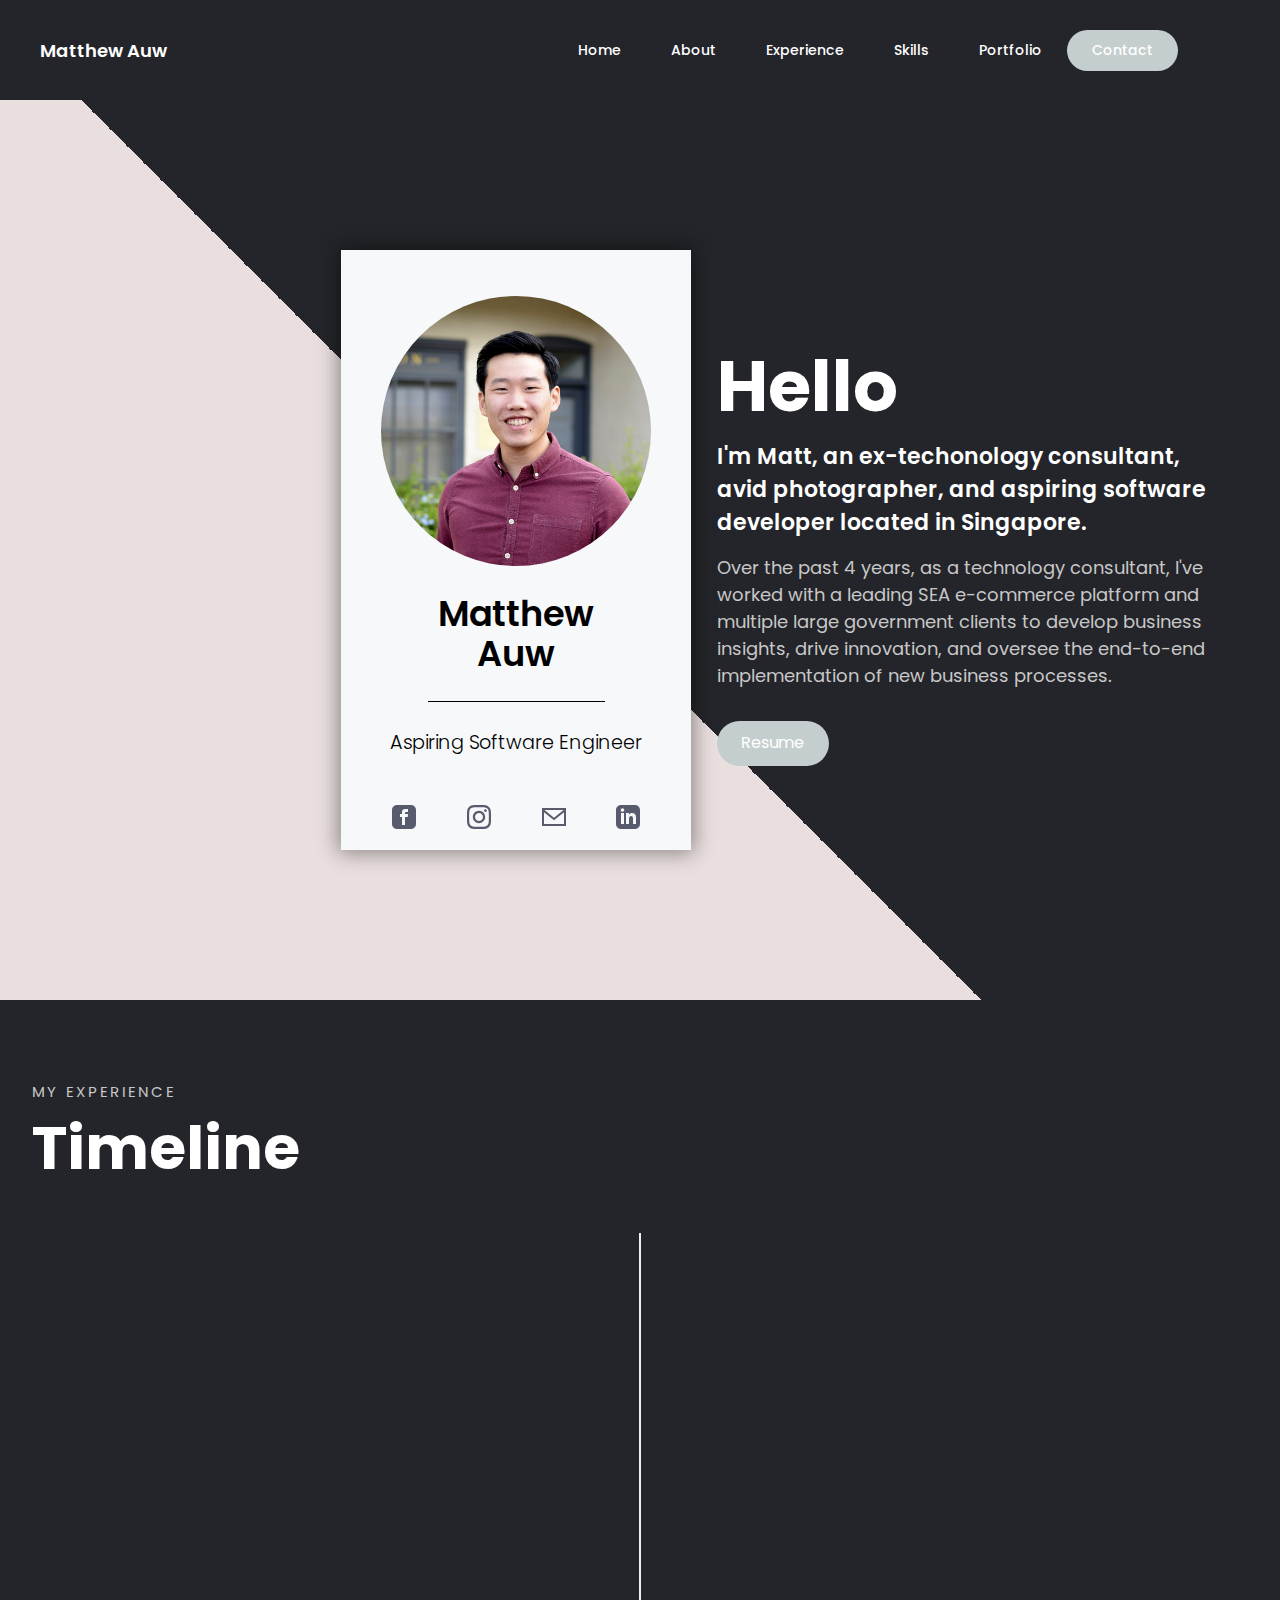
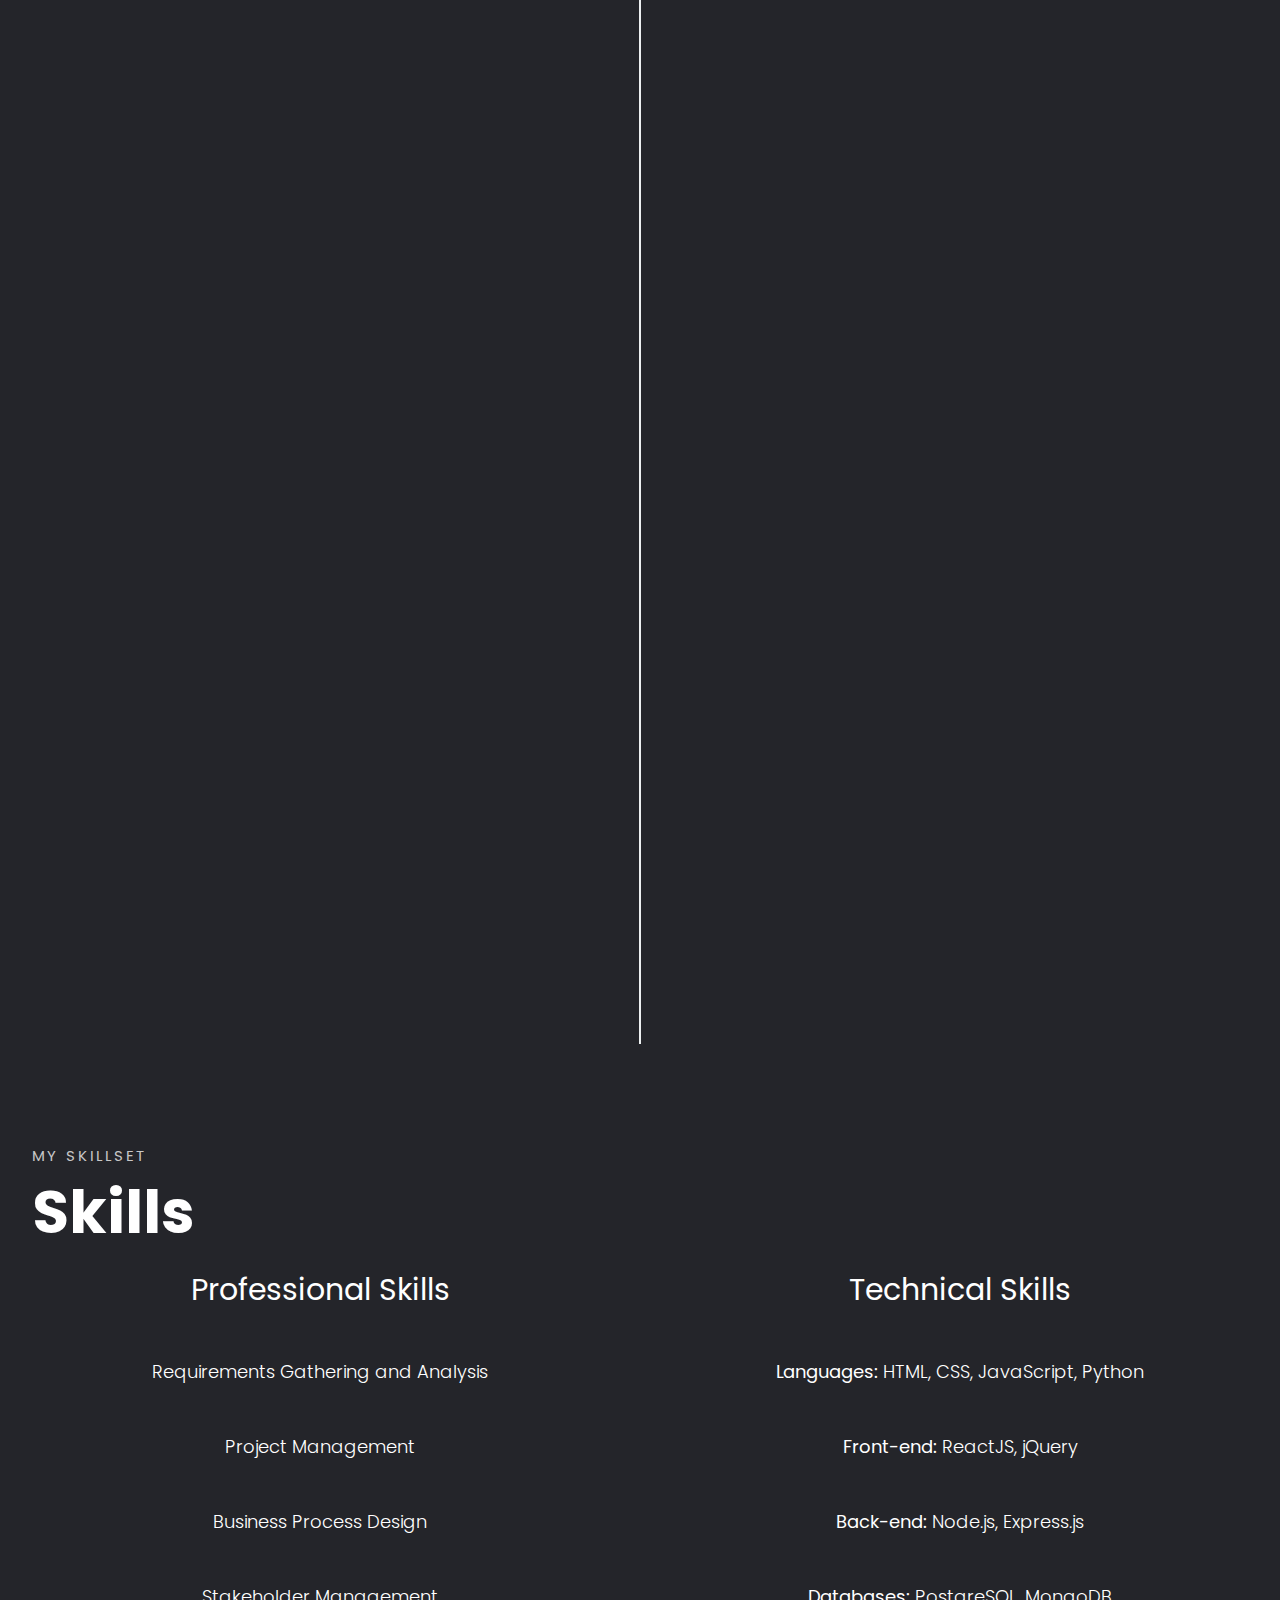
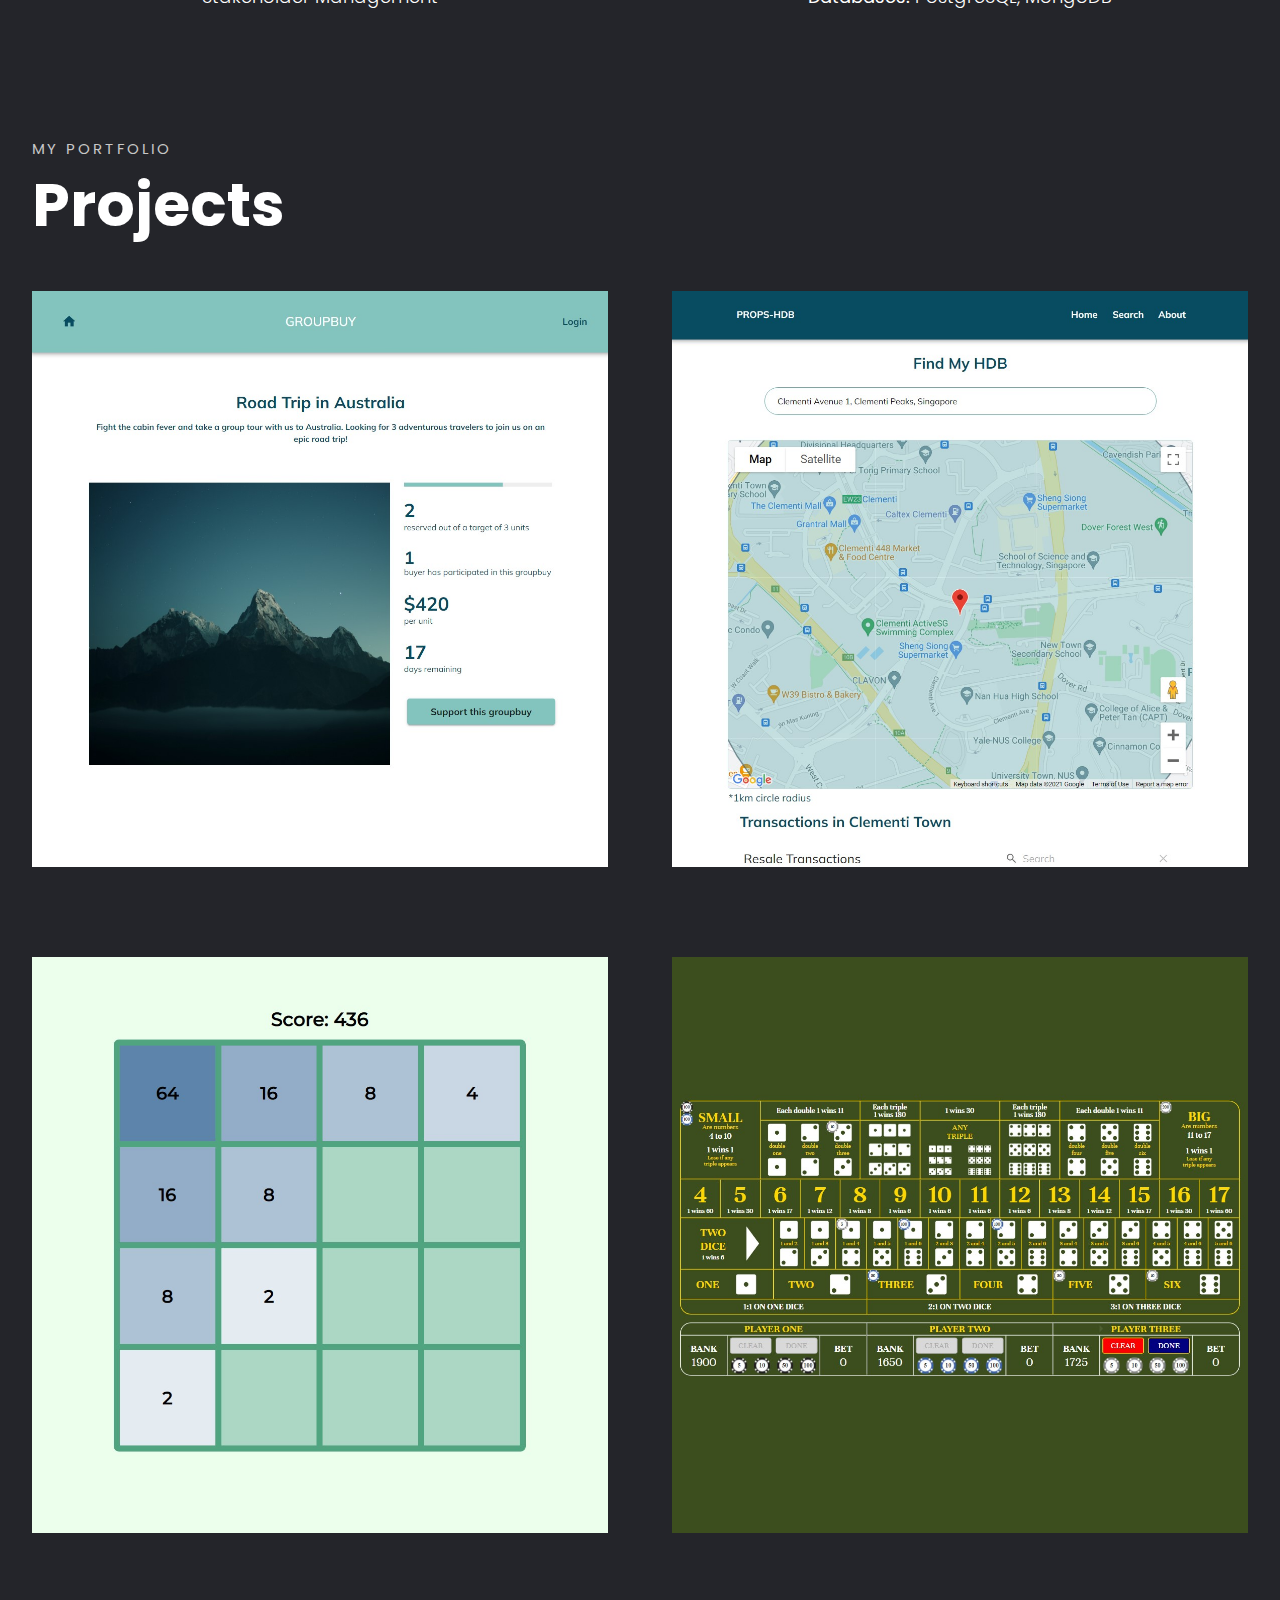
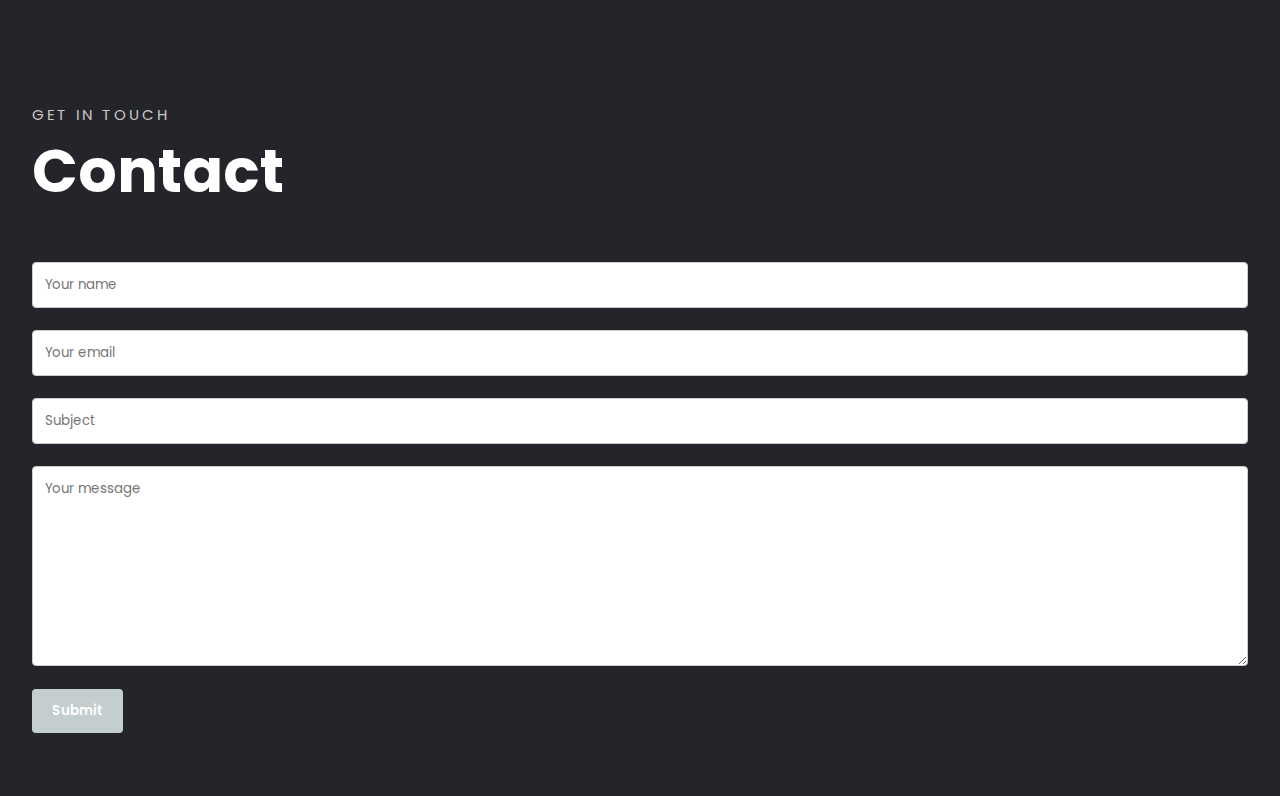
<file: index.html>
<!DOCTYPE html>
<html lang='en'>
    
<head>
    <style>@import url('https://fonts.googleapis.com/css2?family=Poppins:wght@100;200;400;500;600;900&display=swap');</style>
    <style>@import url('https://fonts.googleapis.com/css2?family=JetBrains+Mono:wght@300&display=swap');</style>
    <link href='https://css.gg/dark-mode.css' rel='stylesheet'>
    <link href='https://css.gg/facebook.css' rel='stylesheet'>
    <link href='https://css.gg/instagram.css' rel='stylesheet'>
    <link href='https://css.gg/mail.css' rel='stylesheet'>
    <link rel="stylesheet" href="styles.css">
    <meta name="viewport" content="width=device-width">
    <meta name="viewport" content="width=device-width, initial-scale=1, minimum-scale=1" />
    <title>Matthew Auw</title>
</head>

<body>
    <div class="topnavmain">
        <div class="topnavname"><a href="" style="text-decoration:none">Matthew Auw</a></div>
        <div class="topnavmenu">
            <a class="navbar" onclick="scrollToTop()" style="text-decoration:none">Home</a>
            <a class="navbar" onclick="scrollToTop()" style="text-decoration:none">About</a>
            <a class="navbar" onclick="scrollToTimeline()" style="text-decoration:none">Experience</a>
            <a class="navbar" onclick="scrollToSkills()" style="text-decoration:none">Skills</a>
            <a class="navbar" onclick="scrollToPortfolio()" style="text-decoration:none">Portfolio</a>
            <a class="navbar" id="contactme" onclick="scrollToContact()" style="text-decoration:none">Contact</a>
            <button onclick="toggleDark()" id="btn-toggle"><a class="navbar"><i class="gg-dark-mode"></i></a></button>
        </div>
        <div class="hamburger">
            <input type="checkbox" id="active" onclick="lockScroll()">
            <div class="menubutton">
                <span></span>
                <span></span>
                <span></span>
            </div>
            <button onclick="toggleDark()" id="btn-toggle"><a class="bar"><i class="gg-dark-mode"></i></a></button>
            <div class="menu">
                <a class="bar" onclick="toggleMenu(), lockScroll(), scrollToTop()" style="text-decoration:none">Home</a>
                <a class="bar" onclick="toggleMenu(), lockScroll(), scrollToTop()" style="text-decoration:none">About</a>
                <a class="bar" onclick="toggleMenu(), lockScroll(), scrollToTimeline()" style="text-decoration:none">Experience</a>
                <a class="bar" onclick="toggleMenu(), lockScroll(), scrollToSkills()" style="text-decoration:none">Skills</a>
                <a class="bar" onclick="toggleMenu(), lockScroll(), scrollToPortfolio()" style="text-decoration:none">Portfolio</a>
                <a class="bar" onclick="toggleMenu(), lockScroll(), scrollToContact()" id="contactme" style="text-decoration:none">Contact</a>
                <a class="bar" id="hamburger-spacer"></a>
            </div>
        </div>
    </div>

    <div class="aboutmain fade-in" id="home">
        <div class="aboutmainwrapper" id="about">
            <div class="aboutme">
                <span class="aboutheader">Hello</span>
                <span class="aboutsubheader">I'm Matt, an ex-techonology consultant, avid photographer, and aspiring software developer located in Singapore.</span>
                <span class="aboutwriteup">Over the past 4 years, as a technology consultant, I've worked with a leading SEA e-commerce platform and multiple large government clients to develop business insights, drive innovation, and oversee the end-to-end implementation of new business processes.</span>
                <a href="images/Auw Matthew - Resume.pdf" download class="resume" style="text-decoration: none">Resume</a>
            </div>        
            <div class="profilephotowrapper">
                <div class="profilephoto">
                    <div class="photo"><img src="images/Photo.jpeg" id="profimg" style='object-fit:contain'>
                        <span class="aboutname">Matthew<br> Auw</span>
                        <hr size="1" width="50%" color="black">
                        <span class="aboutposition">Aspiring Software Engineer</span>
                    </div>
                    <div class="socialmedialinks">
                        <a href="https://www.facebook.com/matthew.auw.1" target="_blank"><svg xmlns="http://www.w3.org/2000/svg" style="fill: #585b6d" width="24" height="24" viewBox="0 0 24 24"><path d="M19 0h-14c-2.761 0-5 2.239-5 5v14c0 2.761 2.239 5 5 5h14c2.762 0 5-2.239 5-5v-14c0-2.761-2.238-5-5-5zm-3 7h-1.924c-.615 0-1.076.252-1.076.889v1.111h3l-.238 3h-2.762v8h-3v-8h-2v-3h2v-1.923c0-2.022 1.064-3.077 3.461-3.077h2.539v3z"/></svg></a>
                        <a href="https://www.instagram.com/matthewauw/" target="_blank"><svg xmlns="http://www.w3.org/2000/svg" style="fill: #585b6d" width="24" height="24" viewBox="0 0 24 24"><path d="M12 2.163c3.204 0 3.584.012 4.85.07 3.252.148 4.771 1.691 4.919 4.919.058 1.265.069 1.645.069 4.849 0 3.205-.012 3.584-.069 4.849-.149 3.225-1.664 4.771-4.919 4.919-1.266.058-1.644.07-4.85.07-3.204 0-3.584-.012-4.849-.07-3.26-.149-4.771-1.699-4.919-4.92-.058-1.265-.07-1.644-.07-4.849 0-3.204.013-3.583.07-4.849.149-3.227 1.664-4.771 4.919-4.919 1.266-.057 1.645-.069 4.849-.069zm0-2.163c-3.259 0-3.667.014-4.947.072-4.358.2-6.78 2.618-6.98 6.98-.059 1.281-.073 1.689-.073 4.948 0 3.259.014 3.668.072 4.948.2 4.358 2.618 6.78 6.98 6.98 1.281.058 1.689.072 4.948.072 3.259 0 3.668-.014 4.948-.072 4.354-.2 6.782-2.618 6.979-6.98.059-1.28.073-1.689.073-4.948 0-3.259-.014-3.667-.072-4.947-.196-4.354-2.617-6.78-6.979-6.98-1.281-.059-1.69-.073-4.949-.073zm0 5.838c-3.403 0-6.162 2.759-6.162 6.162s2.759 6.163 6.162 6.163 6.162-2.759 6.162-6.163c0-3.403-2.759-6.162-6.162-6.162zm0 10.162c-2.209 0-4-1.79-4-4 0-2.209 1.791-4 4-4s4 1.791 4 4c0 2.21-1.791 4-4 4zm6.406-11.845c-.796 0-1.441.645-1.441 1.44s.645 1.44 1.441 1.44c.795 0 1.439-.645 1.439-1.44s-.644-1.44-1.439-1.44z"/></svg></a>
                        <a href="mailto:matthew.auw@gmail.com" rel="noopener"><svg xmlns="http://www.w3.org/2000/svg" style="fill: #585b6d" width="24" height="24" viewBox="0 0 24 24"><path d="M0 3v18h24v-18h-24zm21.518 2l-9.518 7.713-9.518-7.713h19.036zm-19.518 14v-11.817l10 8.104 10-8.104v11.817h-20z"/></svg></a>
                        <a href="https://www.linkedin.com/in/matthewauwjh/" target="_blank"><svg xmlns="http://www.w3.org/2000/svg" style="fill: #585b6d" width="24" height="24" viewBox="0 0 24 24"><path d="M19 0h-14c-2.761 0-5 2.239-5 5v14c0 2.761 2.239 5 5 5h14c2.762 0 5-2.239 5-5v-14c0-2.761-2.238-5-5-5zm-11 19h-3v-11h3v11zm-1.5-12.268c-.966 0-1.75-.79-1.75-1.764s.784-1.764 1.75-1.764 1.75.79 1.75 1.764-.783 1.764-1.75 1.764zm13.5 12.268h-3v-5.604c0-3.368-4-3.113-4 0v5.604h-3v-11h3v1.765c1.396-2.586 7-2.777 7 2.476v6.759z"/></svg></a>
                    </div>
                </div>
            </div>
        </div>
    </div>


    <div class="timelinewrapper">
        <div class="section-subheader-wrapper">
            <span class="section-subheader">MY EXPERIENCE</span>
            <h1 class="section-header">Timeline</h1>
        </div>
        <div class="timeline">
            <div class="timeline-content from-bottom">
                <div class="timeline-writeup">
                    <h1><span>2013</span> | BACHELOR OF COMMERCE</h1>
                    <p class="timeline-content-header">University of Western Australia</p>
                    <p class="timeline-content-content">Double major in Accounting and Finance (Graduated with High Distinction)</p>
                </div>
                <div class="timeline-icon"><div class="circle"><img src="images/1566357218.png"></div></div>
                <div class="timelinespacer "></div>
            </div>
            <div class="timeline-content from-bottom">
                <div class="timeline-writeup">
                    <h1><span>2016</span> | HONOURS IN FINANCE</h1>
                    <p class="timeline-content-header">University of Western Australia</p>
                    <p class="timeline-content-content">Thesis: “Firm Performance and Financial Decisions of State Owned Firms During Financial Crises: Evidence from China”</p>
                </div>
                <div class="timeline-icon"><div class="circle"><img src="images/1566357218.png"></div></div>
                <div class="timelinespacer"></div>
            </div>
            <div class="timeline-content from-bottom">
                <div class="timeline-writeup">
                    <h1><span>2017</span> | OPERATIONS ANALYST</h1>
                    <p class="timeline-content-header">CITCO Fund Services</p>
                    <p class="timeline-content-content">Oversaw and managed fund administration activities for various client hedge funds with a combined AUM of USD$2B</p>
                </div>
                <div class="timeline-icon"><div class="circle"><img src="images/citco_logo-01.png"></div></div>
                <div class="timelinespacer"></div>
            </div>
            <div class="timeline-content from-bottom">
                <div class="timeline-writeup">
                    <h1><span>2018</span> | CONSULTING ANALYST</h1>
                    <p class="timeline-content-header">Accenture</p>
                    <p class="timeline-content-content">Partnered with multiple large government agencies in the streamlining of >200 business processes, specialising in finance transformation</p>
                </div>
                <div class="timeline-icon"><div class="circle"><img src="images/Accenture-Logo.png"></div></div>
                <div class="timelinespacer"></div>
            </div>
            <div class="timeline-content from-bottom">
                <div class="timeline-writeup">
                    <h1><span>2020</span> | REGIONAL BUSINESS ANALYST</h1>
                    <p class="timeline-content-header">Citibank</p>
                    <p class="timeline-content-content">Collaborated with regional and local teams across the APAC and EMEA regions to successfully execute regional strategic initiatives for the Global Consumer Bank</p>
                </div>
                <div class="timeline-icon"><div class="circle"><img src="images/Citi.svg.png"></div></div>
                <div class="timelinespacer"></div>
            </div>
            <div class="timeline-content from-bottom">
                <div class="timeline-writeup">
                    <h1><span>2020</span> | REGIONAL SALESFORCE BUSINESS ANALYST</h1>
                    <p class="timeline-content-header">Shopee</p>
                    <p class="timeline-content-content">Worked collaboratively with local teams and SF developers to analyse country business requirements and identify key processes for onboarding to Salesforce</p>
                </div>
                <div class="timeline-icon"><div class="circle"><img src="images/Shopee-logo.png"></div></div>
                <div class="timelinespacer"></div>
            </div>
            <div class="timeline-content from-bottom">
                <div class="timeline-writeup" id="last-timeline-writeup">
                    <h1><span>2021</span> | SOFTWARE ENGINEERING IMMERSIVE</h1>
                    <p class="timeline-content-header">General Assembly</p>
                    <p class="timeline-content-content">As part of the Tech Immersion and Placement Programme (TIPP), attended the Software Engineering Immersive course as a student and aspiring software engineer</p>
                </div>
                <div class="timeline-icon"><div class="circle"><img src="images/385-3859728_general-assembly-logo-ga-logo-general-assembly-clipart.png"></div></div>
                <div class="timelinespacer"></div>
            </div>
        </div>
    </div>

    <div class="skills-section">
        <div class="section-subheader-wrapper">
            <span class="section-subheader">MY SKILLSET</span>
            <h1 class="section-header">Skills</h1>
        </div>
        <div class="skillsmain" id="skills">
            <div class="professionalskillswrapper">
                <div class="skillsheader">Professional Skills</div>
                <div class="skillbar">
                    <div class="animation-bar-header">Requirements Gathering and Analysis</div>
                </div>  
                <div class="skillbar">
                    <div class="animation-bar-header">Project Management</div>
                </div>
                <div class="skillbar">
                    <div class="animation-bar-header">Business Process Design</div>
                </div>
                <div class="skillbar">
                    <div class="animation-bar-header">Stakeholder Management</div>
                </div>
            </div>
            <div class="technicalskillswrapper">
                <div class="skillsheader">Technical Skills</div>
                <div class="skillbar">
                    <div class="animation-bar-header"><span style='font-weight:400'>Languages:</span> HTML, CSS, JavaScript, Python</div>
                </div>
                <div class="skillbar">
                    <div class="animation-bar-header"><span style='font-weight:400'>Front-end:</span> ReactJS, jQuery</div>
                </div>
                <div class="skillbar">
                    <div class="animation-bar-header"><span style='font-weight:400'>Back-end:</span> Node.js, Express.js</div>
                </div>    
                <div class="skillbar">
                    <div class="animation-bar-header"><span style='font-weight:400'>Databases:</span> PostgreSQL, MongoDB</div>
                </div> 
            </div>
        </div>
    </div>

    <div class="portfoliowrapper">
        <div class="section-subheader-wrapper">
            <span class="section-subheader">MY PORTFOLIO</span>
            <h1 class="section-header">Projects</h1>
        </div>
        <div class='project-container'>
            <div class='project-card' style="background-image: url('images/groupbuy-project.jpg')">
                <div class='card-overlay'>
                    <div class='card-details'>
                        <span class='card-header'>2021 - Groupbuy App</span>
                        <span class='card-body'>This project is a marketplace application built using ReactJS, Express.js, and MongoDB. The idea behind this application is to provide a platform for small business owners to list products that have a minimum order quantity.</span>
                        <a href='https://project3-groupbuy.herokuapp.com/' target="_blank" style='text-decoration: none; color: inherit; max-width: max-content; font-size: clamp(0.7em, 2.5vw, 1em);  margin-bottom: 10px;'>View this Project <span style='margin-left: 10px; font-size: clamp(0.7em, 2.5vw, 1em);'>&#10132;</span></a>
                        <a href='https://github.com/mauwjh/project-3-groupbuy' target="_blank" style='text-decoration: none; color: inherit; max-width: max-content; font-size: clamp(0.7em, 2.5vw, 1em)'>View the GitHub Repository <span style='margin-left: 10px; font-size: clamp(0.7em, 2.5vw, 1em);'>&#10132;</span></a>
                </div>
                </div>
            </div>
            <div class='project-card' style="background-image: url('images/HDB-project.jpg')">
                <div class='card-overlay'>
                    <div class='card-details'>
                        <span class='card-header'>2021 - HDB Transactions App</span>
                        <span class='card-body'>Props-HDB is an application built using ReactJS, HDB APIs, and Google Maps. This site compiles historical resale HDB property transactions and breaks it down into graphs using data visualisation components.</span>
                        <a href='https://props-hdb.vercel.app/' target="_blank" style='text-decoration: none; color: inherit; max-width: max-content; font-size: clamp(0.7em, 2.5vw, 1em);  margin-bottom: 10px;'>View this Project <span style='margin-left: 10px; font-size: clamp(0.7em, 2.5vw, 1em)'>&#10132;</span></a>
                        <a href='https://github.com/mauwjh/props-HDB' target="_blank" style='text-decoration: none; color: inherit; max-width: max-content; font-size: clamp(0.7em, 2.5vw, 1em)'>View the GitHub Repository <span style='margin-left: 10px; font-size: clamp(0.7em, 2.5vw, 1em)'>&#10132;</span></a>
                    </div>
                </div>
            </div>
            <div class='project-card' style="background-image: url('images/2048-project.jpg')">
                <div class='card-overlay'>
                    <div class='card-details'>
                        <span class='card-header'>2021 - 2048 JS Game</span>
                        <span class='card-body'>A remake of the iconic original 2048 game using JavaScript and jQuery, with an added feature allowing the user to select the number of squares on the board.</span>
                        <a href='https://2048-alpha.vercel.app' target="_blank" style='text-decoration: none; color: inherit; max-width: max-content; font-size: clamp(0.7em, 2.5vw, 1em);  margin-bottom: 10px;'>View this Project <span style='margin-left: 10px; font-size: clamp(0.7em, 2.5vw, 1em)'>&#10132;</span></a>
                        <a href='https://github.com/mauwjh/2048-My-Second-Game' target="_blank" style='text-decoration: none; color: inherit; max-width: max-content; font-size: clamp(0.7em, 2.5vw, 1em)'>View the GitHub Repository <span style='margin-left: 10px; font-size: clamp(0.7em, 2.5vw, 1em)'>&#10132;</span></a>
                    </div>
                </div>
            </div>
            <div class='project-card' style="background-image: url('images/Sicbo-project.jpg')">
                <div class='card-overlay'>
                    <div class='card-details'>
                        <span class='card-header'>2021 - Sicbo JS Game</span>
                        <span class='card-body'>This is a JavaScript and jQuery game based on Sicbo, also known as Da Xiao, where players place bets on squares to predict the outcome of 3 dice.</span>
                        <a href='https://my-first-game.vercel.app' target="_blank" style='text-decoration: none; color: inherit; max-width: max-content; font-size: clamp(0.7em, 2.5vw, 1em);  margin-bottom: 10px;'>View this Project <span style='margin-left: 10px; font-size: clamp(0.7em, 2.5vw, 1em)'>&#10132;</span></a>
                        <a href='https://github.com/mauwjh/Sicbo-My-First-Game' target="_blank" style='text-decoration: none; color: inherit; max-width: max-content; font-size: clamp(0.7em, 2.5vw, 1em)'>View the GitHub Repository <span style='margin-left: 10px; font-size: clamp(0.7em, 2.5vw, 1em)'>&#10132;</span></a>
                    </div>
                </div>
            </div>
        </div>
    </div>

    <div class="contactme">
        <div class="section-subheader-wrapper">
            <span class="section-subheader">GET IN TOUCH</span>
            <h1 class="section-header">Contact</h1>
        </div>
        <div class="contactform">
            <form action="https://formsubmit.co/450b0bd076b34da3a2174535cbf30230" method="post">
                <input type="hidden" name="_next" value="https://mauwjh.github.io/resume/thanks.html">
                <input type="text" id="name" name="name" placeholder="Your name">
                <input type="text" id="email" name="email" placeholder="Your email" required>
                <input type="text" id="subject" name="subject" placeholder="Subject">
                <textarea id="message" name="message" placeholder="Your message" style="height:200px"></textarea>
                <input type="submit" value="Submit">
            </form>
        </div>
    </div>

    
    <script src="main.js"></script>
</body>


</html>
</file>
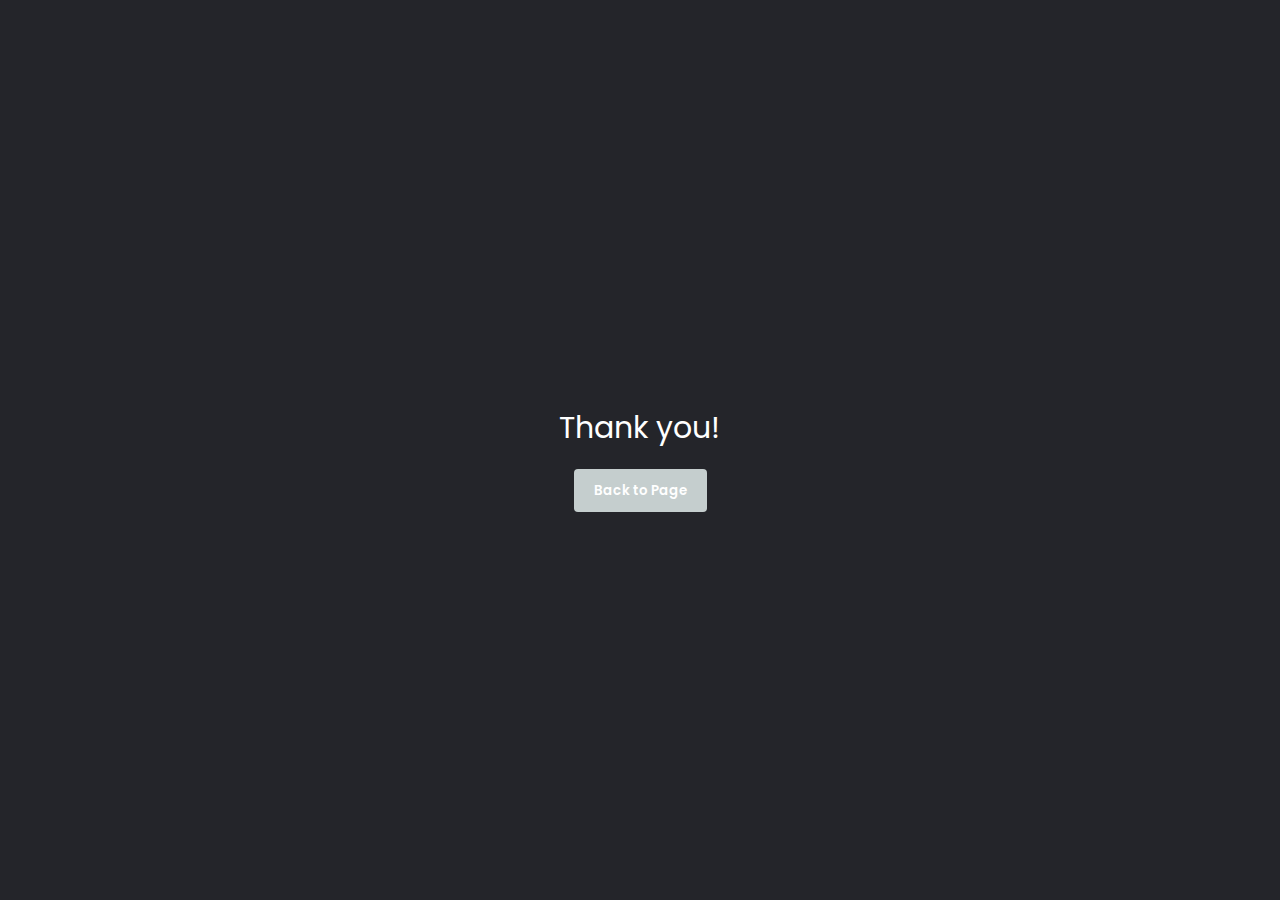
<file: thanks.html>
<!DOCTYPE html>
<html lang="en">
<head>
  <meta charset="UTF-8">
  <meta http-equiv="X-UA-Compatible" content="IE=edge">
  <meta name="viewport" content="width=device-width, initial-scale=1.0">
  <title>Thank you!</title>
  <style>@import url('https://fonts.googleapis.com/css2?family=Poppins:wght@100;200;400;500;600;900&display=swap');</style>
  <link rel="stylesheet" href="thankyoupage.css">
</head>
<body>
  <div style='font-size: 30px; font-family: poppins, arial; width: 100%; margin-top: 45vh; text-align: center; color: white'>Thank you!</div>
  <div style='display: flex; justify-content: center; width: 100%; margin-top: 30px'>
    <Button style=' border: none; padding: 0; background: none; '><a href='https://mauwjh.github.io/resume' class='submit'>Back to Page</a></Button>
  </div>
</body>
</html>
</file>
<file: styles.css>
:root {
    --white: #fff;
    --gray: #24252A;
    --blue: #0088a9;
    --black: #000;
    --lightgray: rgba(200, 200, 200, 1);
    --darkgray: rgba(120,120,120,1);
    --porcelain: rgba(236, 240, 241, 1);
    --darkblue: rgba(28, 210, 255, 0.2);
}

html {
    scroll-behavior: smooth;
    font-family: 'Poppins', sans-serif;
}

body {
    --fontColor: var(--white);
    --background: var(--gray);
    --fontHover: var(--blue);
    --paragraphFontColor: var(--lightgray);
    --timeline: var(--darkblue);
    background: var(--background);
    transition: 0.5s all;
    margin: 0 auto;
    z-index: 0;
    overflow-x: hidden;
}


.lock-scroll {
    overflow: hidden;
}

.fade-in {
    opacity: 0;
}

.fade-in.appear {
    opacity: 1;
    transition: opacity 0.5s ease-in;
}

.from-bottom {
    transform: translateY(15%);
    transition: opacity 250ms ease-in, transform 400ms ease-in;
    opacity: 0;
} 

.from-bottom.appear {
    transform: translateY(0);
    opacity: 1;
}

.light-theme {
    --fontColor: var(--black);
    --background: var(--white);
    --fontHover: var(--blue);
    --paragraphFontColor: var(--darkgray);
    --timeline: var(--porcelain);
    background: var(--background);
    transition: 0.5s all;
}

.hamburger {
    display: none;
    position: relative;
    user-select: none;
    width: 100%;
}

.bar {
    display: flex;
    list-style-type: none;
    padding: 10px 25px 10px 25px;
    font-size: 18px;
    font-weight: 500;
    color: black;
    margin: 0 auto;
    user-select: none;
}

.bar:hover {
    color: var(--fontHover);
    transition: all 0.3s ease 0s;
    cursor:pointer;
}

#hamburger-spacer {
    margin-bottom: 80px;
}

.hamburger input {
    display: block;
    width: 40px;
    height: 32px;
    position: absolute;
    margin-top: 40px;
    top: -6px;
    left: 10px;
    cursor: pointer;
    opacity: 0;
    z-index: 2;
}

.menubutton {
    margin-top: 40px;
}

.menubutton span {
  display: block;
  width: 33px;
  height: 4px;
  margin-bottom: 5px;
  margin-left: 20px;
  position: relative;
  
  background: rgba(197,206,206,1);
  border-radius: 3px;
  
  z-index: 1;
  
  transform-origin: 4px 0px;
  
  transition: transform 0.5s cubic-bezier(0.77,0.2,0.05,1.0),
              background 0.5s cubic-bezier(0.77,0.2,0.05,1.0),
              opacity 0.55s ease;
}

.menubutton span:first-child
{
  transform-origin: 0% 0%;
}

.menubutton span:nth-last-child(2)
{
  transform-origin: 0% 100%;
}

.hamburger input:checked ~ .menubutton span
{
  opacity: 1;
  transform: rotate(45deg) translate(1px, 0px);
  background: var(--darkgray);
}

.hamburger input:checked ~ .menubutton span:nth-last-child(2)
{
  opacity: 0;
  transform: rotate(0deg) scale(0.2, 0.2);
}

.hamburger input:checked ~ .menubutton span:nth-last-child(1)
{
  transform: rotate(-45deg) translate(-4px,0px);
}

.menu {
    display: flex;
    flex-direction: column;
    justify-content: space-evenly;
    margin-left: 0;
    top: 0;
    position: absolute;
    width: 100vw;
    height: 100vh;
    transform-origin: 0% 0%;
    transform: translate(-100%, 0);
    transition: transform 0.5s cubic-bezier(0.77,0.2,0.05,1.0);
    background-color: rgba(197,206,206,0.9);
    user-select: none;
    -webkit-tap-highlight-color: transparent;
    padding-top: 30px;
}   

.hamburger input:checked ~ .menu
{
  transform: none;
}

.topnavmain {
    position: sticky;
    align-self: flex-start;
    display: flex;
    align-items: center;
    height: 100px;
    background-color: var(--background);
    transition: all 0.5s;
    top: 0;
    justify-content: space-between;
    z-index: 1;
}

.topnavname a {
    display: flex;
    font-size: 18px;
    font-weight:600;
    color: var(--fontColor);
    margin-left:40px;
}

.topnavmenu {
    display: flex;
    margin-right: 40px;
    align-items: center;
}

@media only screen and (max-width: 750px) {
    .hamburger {
        display: inline-block;
    }
    .topnavmenu {
        display: none;
    }
    .topnavname {
        display: none;
    }
    .topnavmain {
        align-items:flex-start;
    }
}

.navbar {
    display: flex;
    list-style-type: none;
    padding: 10px 25px 10px 25px;
    font-size: 14px;
    font-weight:500;
    color: var(--fontColor);
}

.navbar:hover {
    color: var(--fontHover);
    transition: all 0.3s ease 0s;
    cursor:pointer;
}

#contactme {
    background-color: rgba(197,206,206,1);
    border:none;
    border-radius:50px;
    cursor:pointer;
}

#contactme:hover {
    color: var(--fontColor);
    background-color: rgba(197,206,206,0.8);
}

#btn-toggle {
    border:none;
    background: none;
    display: flex;
    align-items: center;
}

.aboutmain {
    display: flex;
    align-content: center;
    background: linear-gradient(45deg, #E9DFDE 45%, rgba(0,0,0,0) 45%);
    height: 100vh;
    width: 100%;
    transition: 0.5s all;
}

@media only screen and (max-width: 750px) {
    .aboutmain {
        background: var(--background);
        height: auto;
    }
    #contactme {
        background-color: rgba(0,0,0,0);
    } 
    #btn-toggle {
        float: right;
        margin-top: -37px;
        -webkit-tap-highlight-color: transparent;
        user-select: none;
    }
}

.aboutmainwrapper {
    display: flex;
    flex-direction: row-reverse;
    align-content: center;
    align-items: center;
    width: 100%;
    justify-content: center;
}

@media only screen and (max-width: 750px) {
    .aboutmainwrapper {
        flex-direction: column-reverse;
    }
}

.profilephotowrapper {
    display: flex;
    justify-content: flex-end;
    width: 50%;
    max-width: 960px;
}

@media only screen and (max-width: 750px) {
    .profilephotowrapper {
        justify-content: center;
        width: 100%;
    }
}

.aboutme {
    display: flex;
    flex-direction: column;
    color: var(--fontColor);
    margin-left: 2%;
    width: 40%;
    max-width: 960px;
}

@media only screen and (max-width: 750px) {
    .aboutme {
        justify-content: center;
        width: 90%;
        max-width: 960px;
    }
}

.profilephoto {
    display: flex;
    flex-direction: column;
    justify-content: flex-end;
    color: var(--fontColor);
    height: 600px;
    width: 50%;
    min-width: 350px;
    background: #F7F8FA;
    box-shadow: 0px 0px 20px 3px rgba(0,0,0,0.4);
}

@media only screen and (max-width: 750px) {
    .profilephoto {
        width: 90%;
        min-width: 90%;
        height: 450px;
        margin-top: 20px;
        margin-bottom: 20px;
    }
}

.photo {
    display: flex;
    flex-direction: column;
    height: 90%;
    transition: background-color 0.5s;
    justify-content: space-evenly;
}

#profimg {
    height: 50%;
    width: auto;
    border-radius: 50%;
    margin-left: auto;
    margin-right: auto;
    margin-top: 8%;
}

.aboutname {
    font-size: 2.2em;
    font-weight: 600;
    text-align: center;
    color: black;
    line-height: 40px;
    margin-top: 10px;
}

.aboutposition {
    font-size: 1.2em;
    font-weight: 300;
    text-align: center;
    color: black;
    margin-bottom: 15px;
}

.socialmedialinks {
    display: flex;
    justify-content: space-evenly;
    align-items: center;
    height: 10%;
    transition: all 0.5s;
}

.aboutheader {
    font-size: 70px;
    font-weight: bolder;
}

.aboutsubheader {
    font-size: 22px;
    font-weight: 600;
}

.aboutwriteup {
    color: var(--paragraphFontColor);
    margin-top: 15px;
    font-weight: 400;
    font-size: 18px;
}

.resume {
    background-color: rgba(197,206,206,1);
    width: 7em;
    height: 2.8em;
    color: var(--fontColor);
    text-align: center;
    line-height: 2.8em;
    border-radius: 50px;
    font-weight: 400;
    margin-top: 2em;
}

.resume:hover {
    background-color: rgba(197,206,206,0.8);
}

.footerspacer {
    height: 120px;
}

.gg-dark-mode {
    float: right;
    color: var(--fontColor);
}

.skills-section {
    width: 100%;
    max-width: 1960px;
    display: flex;
    flex-direction: column;
    margin: 0 auto;
    margin-top: 20px;
    height: max-content;
}

.skillsmain {
    height: 45vh;
    display: flex;
    flex-direction: row;
    justify-content: center;
    align-items: center;
    width: 100%;
    min-height: 100%;
    max-width: 1960px;
    margin-left: auto;
    margin-right: auto;
    margin-top: -5vh;
}

.professionalskillswrapper {
    width: 50%;
    min-height: 100%;
    display: flex;
    flex-direction: column;
    justify-content: space-evenly;
    max-height: max-content;
}

.technicalskillswrapper {
    width: 50%;
    min-height: 100%;
    display: flex;
    flex-direction: column;
    justify-content: space-evenly;
    max-height: max-content;
}

.skillsheader {
    margin-left: auto;
    margin-right: auto;
    width: 90%;
    height: 20px;
    text-align: center;
    line-height: 20px;
    margin-bottom: 30px;
    font-weight: 400;
    font-size: clamp(30px, 2vw, 30px);
    color: var(--fontColor);
}

.animation-bar-header {
    text-align: center;
    margin-left: auto;
    margin-right: auto;
    margin-bottom: 20px;
    width: 90%;
    max-width: 1960px;
    font-weight: 300;
    font-size: clamp(1em, 2vh, 1.3em);
    color: var(--fontColor);
}

@media only screen and (max-width: 750px) {
    .skillsmain {
        flex-direction: column;
        height: max-content;
        max-height: max-content;
    }
    .professionalskillswrapper {
        width: 100%;
        align-items: center;
    }
    .technicalskillswrapper {
        width: 100%;
        align-items: center;
    }
    .skillsheader {
        height: 120px;
        line-height: 120px;
        text-align: center;
        max-width: 95%;
        min-width: 95%;
    }
    .skillbar {
        margin-bottom: 5px;
        width: 100%;
    }
}

/* animation bar 1*/
.animation-bar-1 {
    margin-left: auto;
    margin-right: auto;
    margin-bottom: 20px;
    position: relative;
    display: block;
    font-size: 8px;
    line-height: 8px;
    border-radius: 30px;
    background: rgba(0,0,0,0.1);
    box-shadow: inset 0 1px 2px rgba(0,0,0,0.25);
    width: 90%;
    max-width: 1960px;
}

.animation-bar-1-span {
    position: relative;
    display: inline-block;
    vertical-align: middle;
    height: 10px;
    border-radius: 10px;
    background-color: rgba(197,206,206,1);
    transform-origin: left;
}

.animation-bar-1-span::before {
    position: absolute;
    right: 0;
    top: -10px;
    content: "";
    height: 0;
    width: 0;
    border: 7px solid transparent;
    border-bottom-width: 0px;
    border-right-width:0px;
    border-top-color: #585b6d;
}

.animation-bar-1-span::after {
    position: absolute;
    content: '95%';
    right: 0;
    top: -23px;
    color: #fff;
    font-weight: 200;
    font-size: clamp(10px, 2vw, 12px);
    font-weight: 500;
    background: #585b6d;
    padding: 4px 4px;
    border-radius: 3px;
    transform-origin: left;
}

.bar-animation {
    animation: progress-bar-1 1.5s 1 ease;
}

@keyframes progress-bar-1 {
    0% {
        width: 0%;
        transform: scaleX(0);
    }
    100% {
        width: 95%;
        transform: scaleX(1);
    }
}


/* animation bar 2*/
.animation-bar-2 {
    margin-left: auto;
    margin-right: auto;
    margin-bottom: 20px;
    position: relative;
    display: block;
    font-size: 8px;
    line-height: 8px;
    border-radius: 30px;
    background: rgba(0,0,0,0.1);
    box-shadow: inset 0 1px 2px rgba(0,0,0,0.25);
    width: 90%;
    max-width: 1960px;
}

.animation-bar-2-span {
    position: relative;
    display: inline-block;
    vertical-align: middle;
    height: 10px;
    border-radius: 10px;
    background-color: rgba(197,206,206,1);
    transform-origin: left;
}

.animation-bar-2-span::before {
    position: absolute;
    right: 0;
    top: -10px;
    content: "";
    height: 0;
    width: 0;
    border: 7px solid transparent;
    border-bottom-width: 0px;
    border-right-width:0px;
    border-top-color: #585b6d;
}

.animation-bar-2-span::after {
    position: absolute;
    content: '90%';
    right: 0;
    top: -23px;
    color: #fff;
    font-weight: 200;
    font-size: clamp(10px, 2vw, 12px);
    font-weight: 500;
    background: #585b6d;
    padding: 4px 4px;
    border-radius: 3px;
    transform-origin: left;
}

.bar-animation-2 {
    animation: progress-bar-2 1.5s 1 ease;
}

@keyframes progress-bar-2 {
    0% {
        width: 0%;
        transform: scaleX(0);
    }
    100% {
        width: 90%;
        transform: scaleX(1);
    }
}


/* animation bar 3*/
.animation-bar-3 {
    margin-left: auto;
    margin-right: auto;
    margin-bottom: 20px;
    position: relative;
    display: block;
    font-size: 8px;
    line-height: 8px;
    border-radius: 30px;
    background: rgba(0,0,0,0.1);
    box-shadow: inset 0 1px 2px rgba(0,0,0,0.25);
    width: 90%;
    max-width: 1960px;
}

.animation-bar-3-span {
    position: relative;
    display: inline-block;
    vertical-align: middle;
    height: 10px;
    border-radius: 10px;
    background-color: rgba(197,206,206,1);
    transform-origin: left;
}

.animation-bar-3-span::before {
    position: absolute;
    right: 0;
    top: -10px;
    content: "";
    height: 0;
    width: 0;
    border: 7px solid transparent;
    border-bottom-width: 0px;
    border-right-width:0px;
    border-top-color: #585b6d;
}

.animation-bar-3-span::after {
    position: absolute;
    content: '90%';
    right: 0;
    top: -23px;
    color: #fff;
    font-weight: 200;
    font-size: clamp(10px, 2vw, 12px);
    font-weight: 500;
    background: #585b6d;
    padding: 4px 4px;
    border-radius: 3px;
    transform-origin: left;
}

.bar-animation-3 {
    animation: progress-bar-3 1.5s 1 ease;
}

@keyframes progress-bar-3 {
    0% {
        width: 0%;
        transform: scaleX(0);
    }
    100% {
        width: 90%;
        transform: scaleX(1);
    }
}


/* animation bar 4*/
.animation-bar-4 {
    margin-left: auto;
    margin-right: auto;
    margin-bottom: 20px;
    position: relative;
    display: block;
    font-size: 8px;
    line-height: 8px;
    border-radius: 30px;
    background: rgba(0,0,0,0.1);
    box-shadow: inset 0 1px 2px rgba(0,0,0,0.25);
    width: 90%;
    max-width: 1960px;
}

.animation-bar-4-span {
    position: relative;
    display: inline-block;
    vertical-align: middle;
    height: 10px;
    border-radius: 10px;
    background-color: rgba(197,206,206,1);
    transform-origin: left;
}

.animation-bar-4-span::before {
    position: absolute;
    right: 0;
    top: -10px;
    content: "";
    height: 0;
    width: 0;
    border: 7px solid transparent;
    border-bottom-width: 0px;
    border-right-width:0px;
    border-top-color: #585b6d;
}

.animation-bar-4-span::after {
    position: absolute;
    content: '80%';
    right: 0;
    top: -23px;
    color: #fff;
    font-weight: 200;
    font-size: clamp(10px, 2vw, 12px);
    font-weight: 500;
    background: #585b6d;
    padding: 4px 4px;
    border-radius: 3px;
    transform-origin: left;
}

.bar-animation-4 {
    animation: progress-bar-4 1.5s 1 ease;
}

@keyframes progress-bar-4 {
    0% {
        width: 0%;
        transform: scaleX(0);
    }
    100% {
        width: 80%;
        transform: scaleX(1);
    }
}


/* animation bar 5*/
.animation-bar-5 {
    margin-left: auto;
    margin-right: auto;
    margin-bottom: 20px;
    position: relative;
    display: block;
    font-size: 8px;
    line-height: 8px;
    border-radius: 30px;
    background: rgba(0,0,0,0.1);
    box-shadow: inset 0 1px 2px rgba(0,0,0,0.25);
    width: 90%;
    max-width: 1960px;
}

.animation-bar-5-span {
    position: relative;
    display: inline-block;
    vertical-align: middle;
    height: 10px;
    border-radius: 10px;
    background-color: rgba(197,206,206,1);
    transform-origin: left;
}

.animation-bar-5-span::before {
    position: absolute;
    right: 0;
    top: -10px;
    content: "";
    height: 0;
    width: 0;
    border: 7px solid transparent;
    border-bottom-width: 0px;
    border-right-width:0px;
    border-top-color: #585b6d;
}

.animation-bar-5-span::after {
    position: absolute;
    content: '30%';
    right: 0;
    top: -23px;
    color: #fff;
    font-weight: 200;
    font-size: clamp(10px, 2vw, 12px);
    font-weight: 500;
    background: #585b6d;
    padding: 4px 4px;
    border-radius: 3px;
    transform-origin: left;
}

.bar-animation-5 {
    animation: progress-bar-5 1.5s 1 ease;
}

@keyframes progress-bar-5 {
    0% {
        width: 0%;
        transform: scaleX(0);
    }
    100% {
        width: 30%;
        transform: scaleX(1);
    }
}


/* animation bar 6*/
.animation-bar-6 {
    margin-left: auto;
    margin-right: auto;
    margin-bottom: 0px;
    position: relative;
    display: block;
    font-size: 8px;
    line-height: 8px;
    border-radius: 30px;
    background: rgba(0,0,0,0.1);
    box-shadow: inset 0 1px 2px rgba(0,0,0,0.25);
    width: 90%;
    max-width: 1960px;
}

.animation-bar-6-span {
    position: relative;
    display: inline-block;
    vertical-align: middle;
    height: 10px;
    border-radius: 10px;
    background-color: rgba(197,206,206,1);
    transform-origin: left;
}

.animation-bar-6-span::before {
    position: absolute;
    right: 0;
    top: -10px;
    content: "";
    height: 0;
    width: 0;
    border: 7px solid transparent;
    border-bottom-width: 0px;
    border-right-width:0px;
    border-top-color: #585b6d;
}

.animation-bar-6-span::after {
    position: absolute;
    content: '30%';
    right: 0;
    top: -23px;
    color: #fff;
    font-weight: 200;
    font-size: clamp(10px, 2vw, 12px);
    font-weight: 500;
    background: #585b6d;
    padding: 4px 4px;
    border-radius: 3px;
    transform-origin: left;
}

.bar-animation-6 {
    animation: progress-bar-6 1.5s 1 ease;
}

@keyframes progress-bar-6 {
    0% {
        width: 0%;
        transform: scaleX(0);
    }
    100% {
        width: 30%;
        transform: scaleX(1);
    }
}


/* animation bar 7*/
.animation-bar-7 {
    margin-left: auto;
    margin-right: auto;
    margin-bottom: 0px;
    position: relative;
    display: block;
    font-size: 8px;
    line-height: 8px;
    border-radius: 30px;
    background: rgba(0,0,0,0.1);
    box-shadow: inset 0 1px 2px rgba(0,0,0,0.25);
    width: 90%;
    max-width: 1960px;
}

.animation-bar-7-span {
    position: relative;
    display: inline-block;
    vertical-align: middle;
    height: 10px;
    border-radius: 10px;
    background-color: rgba(197,206,206,1);
    transform-origin: left;
}

.animation-bar-7-span::before {
    position: absolute;
    right: 0;
    top: -10px;
    content: "";
    height: 0;
    width: 0;
    border: 7px solid transparent;
    border-bottom-width: 0px;
    border-right-width:0px;
    border-top-color: #585b6d;
}

.animation-bar-7-span::after {
    position: absolute;
    content: '90%';
    right: 0;
    top: -23px;
    color: #fff;
    font-weight: 200;
    font-size: clamp(10px, 2vw, 12px);
    font-weight: 500;
    background: #585b6d;
    padding: 4px 4px;
    border-radius: 3px;
    transform-origin: left;
}

.bar-animation-7 {
    animation: progress-bar-7 1.5s 1 ease;
}

@keyframes progress-bar-7 {
    0% {
        width: 0%;
        transform: scaleX(0);
    }
    100% {
        width: 90%;
        transform: scaleX(1);
    }
}


/* animation bar 8*/
.animation-bar-8 {
    margin-left: auto;
    margin-right: auto;
    margin-bottom: 20px;
    position: relative;
    display: block;
    font-size: 8px;
    line-height: 8px;
    border-radius: 30px;
    background: rgba(0,0,0,0.1);
    box-shadow: inset 0 1px 2px rgba(0,0,0,0.25);
    width: 90%;
    max-width: 1960px;
}

.animation-bar-8-span {
    position: relative;
    display: inline-block;
    vertical-align: middle;
    height: 10px;
    border-radius: 10px;
    background-color: rgba(197,206,206,1);
    transform-origin: left;
}

.animation-bar-8-span::before {
    position: absolute;
    right: 0;
    top: -10px;
    content: "";
    height: 0;
    width: 0;
    border: 7px solid transparent;
    border-bottom-width: 0px;
    border-right-width:0px;
    border-top-color: #585b6d;
}

.animation-bar-8-span::after {
    position: absolute;
    content: '80%';
    right: 0;
    top: -23px;
    color: #fff;
    font-weight: 200;
    font-size: clamp(10px, 2vw, 12px);
    font-weight: 500;
    background: #585b6d;
    padding: 4px 4px;
    border-radius: 3px;
    transform-origin: left;
}

.bar-animation-8 {
    animation: progress-bar-8 1.5s 1 ease;
}

@keyframes progress-bar-8 {
    0% {
        width: 0%;
        transform: scaleX(0);
    }
    100% {
        width: 80%;
        transform: scaleX(1);
    }
}

.timelinewrapper {
    height: max-content;
    min-height: max-content;
    width: 100%;
    max-width: 1960px;
    display: flex;
    flex-direction: column;
    margin: 0 auto;
    margin-bottom: 0;
}

.section-subheader-wrapper {
    margin: 0 auto;
    max-height: max-content;
    display: flex;
    align-items: center;
    flex-direction: column;
    width: 100%;
    margin-top: 80px;
}

.section-subheader {
    width: 95%;
    font-weight: 400;
    font-size: 15px;
    letter-spacing: 3px;
    color: var(--paragraphFontColor);
    margin-top: 0;
}

.section-header {
    width: 95%;
    font-size: 60px;
    float: left;
    margin-top: 0;
    color: var(--fontColor);
}


.timeline {
    width: 95%;
    height: auto;
    max-width: 1960px;
    margin: 0 auto;
    position: relative;
    align-items: center;
    justify-content: center;
}

.timeline-content {
    width: 100%;
    color: var(--fontColor);
}

.timeline-writeup {
    background-color: var(--timeline);
    border-radius: 5px;
    min-height: 15vh;
    max-height: max-content;
    margin-bottom: 20px;
    width: 45%;
    max-width: 45%;
    padding: 20px;
}

#last-timeline-writeup {
    margin-bottom: 0;
}

.timeline-icon {
    min-width: 10%;
    display: flex;
    justify-content: center;
    align-items: center;
}

.circle {
    width: 60px;
    height: 60px;
    border-radius: 50%;
    background-color: rgba(236, 240, 241, 1);
    margin: 0 auto;
    z-index: 1;
    display: flex;
    align-items: center;
    justify-content: center;
}

.circle img {
    max-width: 60px;
}

@media only screen and (max-width: 750px) {
    .circle {
        width: 40px;
        height: 40px;
    }
    .section-subheader-wrapper {
        margin-bottom: -30px;
    }
}

.circle img {
    max-height: 80%;
    width: auto;
    position: relative;
    border-radius: 50%;
}

.timelinespacer {
    width: 45%;
    min-width: 45%;
    display: flex;
}

.timeline-content:nth-child(odd) {
    display: flex;
    flex-direction: row;
    justify-content: center;
}

.timeline-content:nth-child(even) {
    display: flex;
    flex-direction: row-reverse;
    justify-content: center;
}

.timeline-writeup {
    display: flex;
    flex-direction: column;
    justify-content: space-evenly;
}

.timeline-writeup h1{
    font-weight: 300;
    font-size: clamp(15px,2vw,22px);
    letter-spacing: 2px;
    margin: 0;
}

.timeline-writeup span {
    font-weight: 600;
}

.timeline-content-header {
    font-weight: 600;
    font-size: clamp(14px,2vw,18px);
    margin: 0;
}

.timeline-content-content {
    font-weight: 300;
    font-size: clamp(13px,2vw,16px);
    margin: 0;
}

.timeline::before {
    content: '';
    position: absolute;
    height: 100%;
    width: 2px;
    background-color: rgba(236, 240, 241, 1);
    left: 50%;
    transform: translateX(-50%);
}

@media only screen and (max-width: 750px) {
    .timeline::before {
        display: none;
    }
    .timeline-icon {
        display: none;
    }
    .timeline-content:nth-child(odd) {
        flex-direction: row-reverse;
    }
    .timelinespacer {
        display: none;
    }
    .timeline-writeup {
    width: 100%;
    max-width: 100%;
    }
    .timeline-writeup h1{
        margin: 0;  
        letter-spacing: 0;
    }
    .timeline-content-header {
        margin: 0;
        font-weight: 500;
    }
    .skills-section {
        margin-top: -3vh;
    }
    .skillsmain {
        margin-top: -5vh;
    }
}

.portfoliowrapper {
    max-width: 1960px;
    width: 100%;
    display: flex;
    align-items: center;
    flex-direction: column;
    margin: 0 auto;
    min-height: 40vh;
}

.project-container {
    width: 100%;
    display: flex;
    flex-flow: row wrap;
    max-width: 100%;
}

.project-card {
    width: 45%;
    height: 100%;
    aspect-ratio: 1/1; 
    margin-left: 2.5%;
    margin-right: 2.5%;
    margin-bottom: 90px;
    background-color: grey;
    background-position: center;
    background-size: cover;
}

.card-overlay {
    width: 100%;
    height: 100%;
    z-index: 500;
    background-color:rgba(225, 225, 225, 0.9);
    opacity: 0;
    transition: 0.5s ease
}

.card-header {
    font-size: clamp(0.8em, 2.5vw, 1.2em); 
    font-weight: 600; 
    margin-bottom: 20px;
}

.card-body {
    font-size: clamp(0.8em, 2.5vw, 1.2em); 
    font-weight: 400; 
    line-height: 50px;  
    margin-bottom: 20px
}

.project-card:hover .card-overlay {
    opacity: 1;
}

@media only screen and (max-width: 1100px) {
    .project-card {
        width: 100%;
        margin-bottom: 30px
    }
    .card-body {
        line-height: 30px;
        margin-bottom: 10px;
    }
}

.card-details {
    padding: 30px;
    display: flex;
    flex-flow: column;
    justify-content: space-between;
}

.coming-soon{
    display: flex;
    position: relative;
    align-items: center;
    max-height: 40vh;
    min-height: 40vh;
    width: 95%;
}

.coming-soon-span{
    display: flex;
    font-family: 'JetBrains Mono', monospace;
    color: var(--fontColor);
    font-size: clamp(40px,4vw,80px);
    max-width: max-content;
    max-height: 50vh;
    margin: 0 auto;
    position: relative;
}

.coming-soon-span::before, 
.coming-soon-span::after{
    content: '';
    position: absolute;
    top: 0;
    bottom: 0;
    right: 0;
    left: 0;
}

.coming-soon-span::before{
    background-color: var(--background);
}

.coming-soon-span::after {
    background-color: var(--paragraphFontColor);
    width: 0.125em;
    animation: 
        blink 700ms steps(11) infinite;
}

.coming-soon-span.coming-soon-animation::before {
    background-color: var(--background);
    animation: typewriter 1.5s steps(11) 1s forwards;
}

.coming-soon-span.coming-soon-animation::after {
    background-color: var(--paragraphFontColor);
    width: 0.125em;
    animation: 
        blink 700ms steps(11) infinite,
        typewriter 1.5s steps(11) 1s forwards;
}

@keyframes typewriter {
    to {
        left: 100%;
    }
}

@keyframes blink {
    to {
        background: transparent;
    }
}

.contactme {
    max-width: 1960px;
    width: 100%;
    display: flex;
    align-items: center;
    flex-direction: column;
    margin: 0 auto;
    min-height: 50vh;
}

.contactform {
    width: 95%;
    min-height: 60vh;
}

input[type=text], select, textarea {
    font-family: 'Poppins', sans-serif;
    width: 100%;
    padding: 12px; 
    border: 1px solid #ccc; 
    border-radius: 4px;
    box-sizing: border-box; 
    margin-top: 6px;
    margin-bottom: 16px;
    resize: vertical;
}

input[type=submit] {
    background-color: rgba(197,206,206,1);
    font-family: 'Poppins', sans-serif;
    font-weight: 600;
    color: var(--fontColor);
    padding: 12px 20px;
    border: none;
    border-radius: 4px;
    cursor: pointer;
    margin-bottom: 30px;
    -webkit-appearance: none;
    -moz-appearance: none;
    appearance: none;
  }

  input[type=submit]:hover {
    color: var(--fontColor);
    background-color: rgba(197,206,206,0.8);
    transition: all 0.5s;
  }
</file>
<file: thankyoupage.css>
:root {
  --white: #fff;
  --gray: #24252A;
  --blue: #0088a9;
  --black: #000;
  --lightgray: rgba(200, 200, 200, 1);
  --darkgray: rgba(120,120,120,1);
  --porcelain: rgba(236, 240, 241, 1);
  --darkblue: rgba(28, 210, 255, 0.2);
}

body {
  --fontColor: var(--white);
  --background: var(--gray);
  --fontHover: var(--blue);
  --paragraphFontColor: var(--lightgray);
  --timeline: var(--darkblue);
  background: var(--background);
  transition: 0.5s all;
  margin: 0 auto;
  z-index: 0;
  overflow-x: hidden;
}

.submit {
  text-decoration: none; background-color: rgba(197,206,206,1); font-family: Poppins, sans-serif;
      font-weight: 600;
      color: var(--fontColor);
      padding: 12px 20px;
      border: none;
      border-radius: 4px;
      cursor: pointer;
      margin-bottom: 30px;
      -webkit-appearance: none;
      -moz-appearance: none;
      appearance: none;
}

.submit:hover {
  color: var(--fontColor);
  background-color: rgba(197,206,206,0.8);
  transition: all 0.5s;
}
</file>
